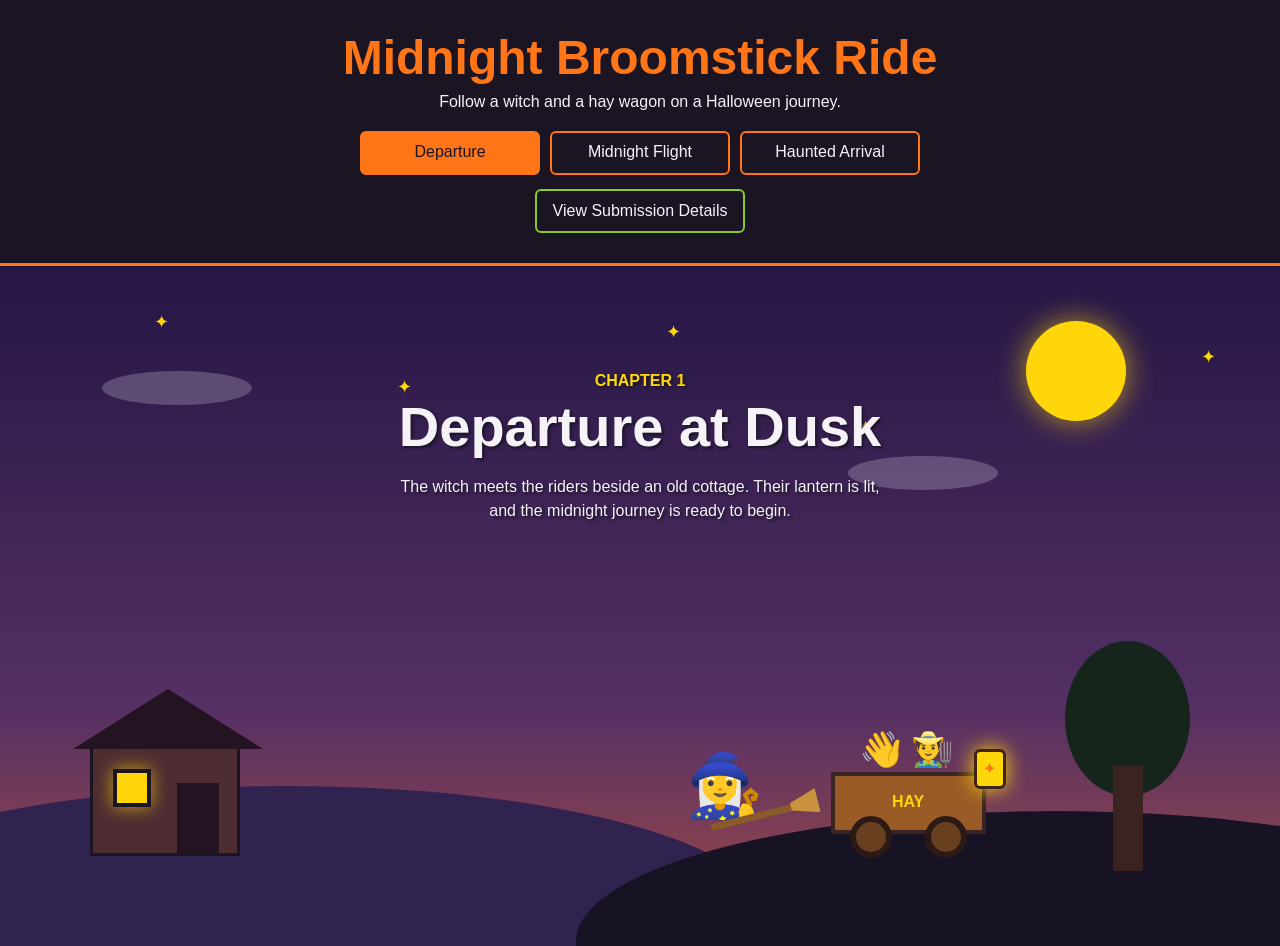
<file: index.html>
<!DOCTYPE html>
<html lang="en">
<head>
    <meta charset="UTF-8">
    <meta name="viewport" content="width=device-width, initial-scale=1.0">
    <meta name="description" content="A CSS-only Halloween journey through three animated scenes.">
    <title>Midnight Broomstick Ride</title>
    <link rel="stylesheet" href="haunted-harvest.css">
</head>
<body>
    <!-- Darsh: Skip link helps keyboard users reach the story quickly. -->
    <a class="skip-link" href="#main-content">Skip to main content</a>

    <header class="page-header">
        <h1>Midnight Broomstick Ride</h1>
        <p>Follow a witch and a hay wagon on a Halloween journey.</p>

        <nav class="scene-nav" aria-label="Scene navigation">
            <a href="#departure">Departure</a>
            <a href="#flight">Midnight Flight</a>
            <a href="#arrival">Haunted Arrival</a>
        </nav>

        <a class="project-details-link" href="submission_Template_halloween.html">
            View Submission Details
        </a>
    </header>

    <main class="scenes" id="main-content">
        <section class="scene" id="departure" aria-labelledby="departure-title">
            <div class="sky departure-sky">
                <!-- Dusk background decorations -->
                <div class="departure-stars" aria-hidden="true">
                    <span>✦</span>
                    <span>✦</span>
                    <span>✦</span>
                    <span>✦</span>
                    <span>✦</span>
                </div>
                <div class="moon" aria-hidden="true"></div>
                <div class="cloud cloud-one" aria-hidden="true"></div>
                <div class="cloud cloud-two" aria-hidden="true"></div>

                <!-- Chapter title and short story introduction -->
                <div class="scene-message departure-message">
                    <p>Chapter 1</p>
                    <h2 id="departure-title">Departure at Dusk</h2>
                    <p>The witch meets the riders beside an old cottage. Their lantern is lit, and the midnight journey is ready to begin.</p>
                </div>

                <!-- Cottage and tree create the starting location -->
                <div class="departure-cottage" aria-hidden="true">
                    <div class="cottage-roof"></div>
                    <div class="cottage-window"></div>
                    <div class="cottage-door"></div>
                </div>

                <div class="departure-tree" aria-hidden="true">
                    <div class="tree-top"></div>
                    <div class="tree-trunk"></div>
                </div>

                <!-- The witch and wagon show human activity before takeoff -->
                <div class="departure-characters" aria-hidden="true">
                    <div class="waiting-witch">🧙‍♀️</div>
                    <div class="waiting-broom"></div>

                    <div class="hay-wagon">
                        <div class="wagon-riders">👋 🧑‍🌾</div>
                        <div class="wagon-hay">HAY</div>
                        <div class="wagon-wheel wheel-left"></div>
                        <div class="wagon-wheel wheel-right"></div>
                    </div>

                    <div class="departure-lantern">✦</div>
                </div>

                <div class="hill hill-back" aria-hidden="true"></div>
                <div class="hill hill-front" aria-hidden="true"></div>
            </div>
        </section>

        <section class="scene" id="flight" aria-labelledby="flight-title">
            <div class="sky flight-sky">
                <!-- Ryan: Stars, moon, and clouds create the midnight background. -->
                <div class="flight-stars" aria-hidden="true">
                    <span>✦</span>
                    <span>✦</span>
                    <span>✦</span>
                    <span>✦</span>
                    <span>✦</span>
                </div>

                <div class="moon full-moon" aria-hidden="true"></div>
                <div class="cloud cloud-one" aria-hidden="true"></div>
                <div class="cloud cloud-two" aria-hidden="true"></div>

                <!-- Ryan: Chapter title and story description. -->
                <div class="scene-message flight-message">
                    <p>Chapter 2</p>
                    <h2 id="flight-title">Across the Midnight Sky</h2>
                    <p>The witch guides the waving riders through the clouds while owls follow their journey.</p>
                </div>

                <!-- Ryan: Main characters and moving vehicle. -->
                <div class="flight-action" aria-hidden="true">
                    <div class="flight-witch">
                        <span class="witch-character">🧙‍♀️</span>
                        <span class="witch-broom"></span>
                    </div>

                    <div class="flight-wagon">
                        <div class="flight-riders">👋 🧑‍🌾</div>
                        <div class="flight-wagon-body">HAY</div>
                        <div class="flight-wheel flight-wheel-left"></div>
                        <div class="flight-wheel flight-wheel-right"></div>
                    </div>

                    <!-- Ryan: Owls will receive movement in the environment task. -->
                    <span class="flight-owl owl-one">🦉</span>
                    <span class="flight-owl owl-two">🦉</span>

                    <!-- Ryan: Sparks will receive movement in the environment task. -->
                    <div class="flight-sparks">
                        <span>✦</span>
                        <span>✦</span>
                        <span>✦</span>
                    </div>
                </div>

                <!-- Ryan: Trees move below the travelers to show forward motion. -->
                <div class="flight-trees" aria-hidden="true">
                    <span class="flight-tree tree-one">🌲</span>
                    <span class="flight-tree tree-two">🌲</span>
                    <span class="flight-tree tree-three">🌲</span>
                    <span class="flight-tree tree-four">🌲</span>
                </div>

                <!-- Ryan: Hills create depth below the flying characters. -->
                <div class="hill hill-back" aria-hidden="true"></div>
                <div class="hill hill-front" aria-hidden="true"></div>

                <!-- Ryan: CSS-only link continues the story to the final chapter. -->
                <a class="next-scene-link" href="#arrival">
                    Continue to Haunted Arrival
                </a>
            </div>
        </section>

        <section class="scene" id="arrival" aria-labelledby="arrival-title">
            <div class="sky arrival-sky">
                <!-- Stars and clouds finish the nighttime journey -->
                <div class="arrival-stars" aria-hidden="true">
                    <span>✦</span>
                    <span>✦</span>
                    <span>✦</span>
                    <span>✦</span>
                </div>
                <div class="moon small-moon" aria-hidden="true"></div>
                <div class="cloud cloud-one" aria-hidden="true"></div>
                <div class="cloud cloud-two" aria-hidden="true"></div>

                <!-- Final chapter message -->
                <div class="scene-message arrival-message">
                    <p>Chapter 3</p>
                    <h2 id="arrival-title">Haunted Arrival</h2>
                    <p>The riders land beside a glowing haunted house. Friendly ghosts and jack-o'-lanterns welcome them to the Halloween gathering.</p>
                </div>

                <!-- Haunted house is the final destination -->
                <div class="haunted-house" aria-hidden="true">
                    <div class="haunted-roof"></div>
                    <div class="haunted-window window-left"></div>
                    <div class="haunted-window window-right"></div>
                    <div class="haunted-door"></div>
                </div>

                <!-- Graveyard details add to the Halloween setting -->
                <div class="arrival-graveyard" aria-hidden="true">
                    <div class="gravestone grave-one">RIP</div>
                    <div class="gravestone grave-two">RIP</div>
                    <div class="arrival-pumpkins">🎃 🎃 🎃</div>
                </div>

                <!-- The group has reached the gathering -->
                <div class="arrival-group" aria-hidden="true">
                    <span class="arrived-witch">🧙‍♀️</span>
                    <span class="arrived-riders">👋 🧑‍🌾</span>
                    <span class="welcome-ghost">👻</span>
                </div>

                <div class="arrival-ground" aria-hidden="true"></div>
            </div>
        </section>
    </main>

</body>
</html>
</file>
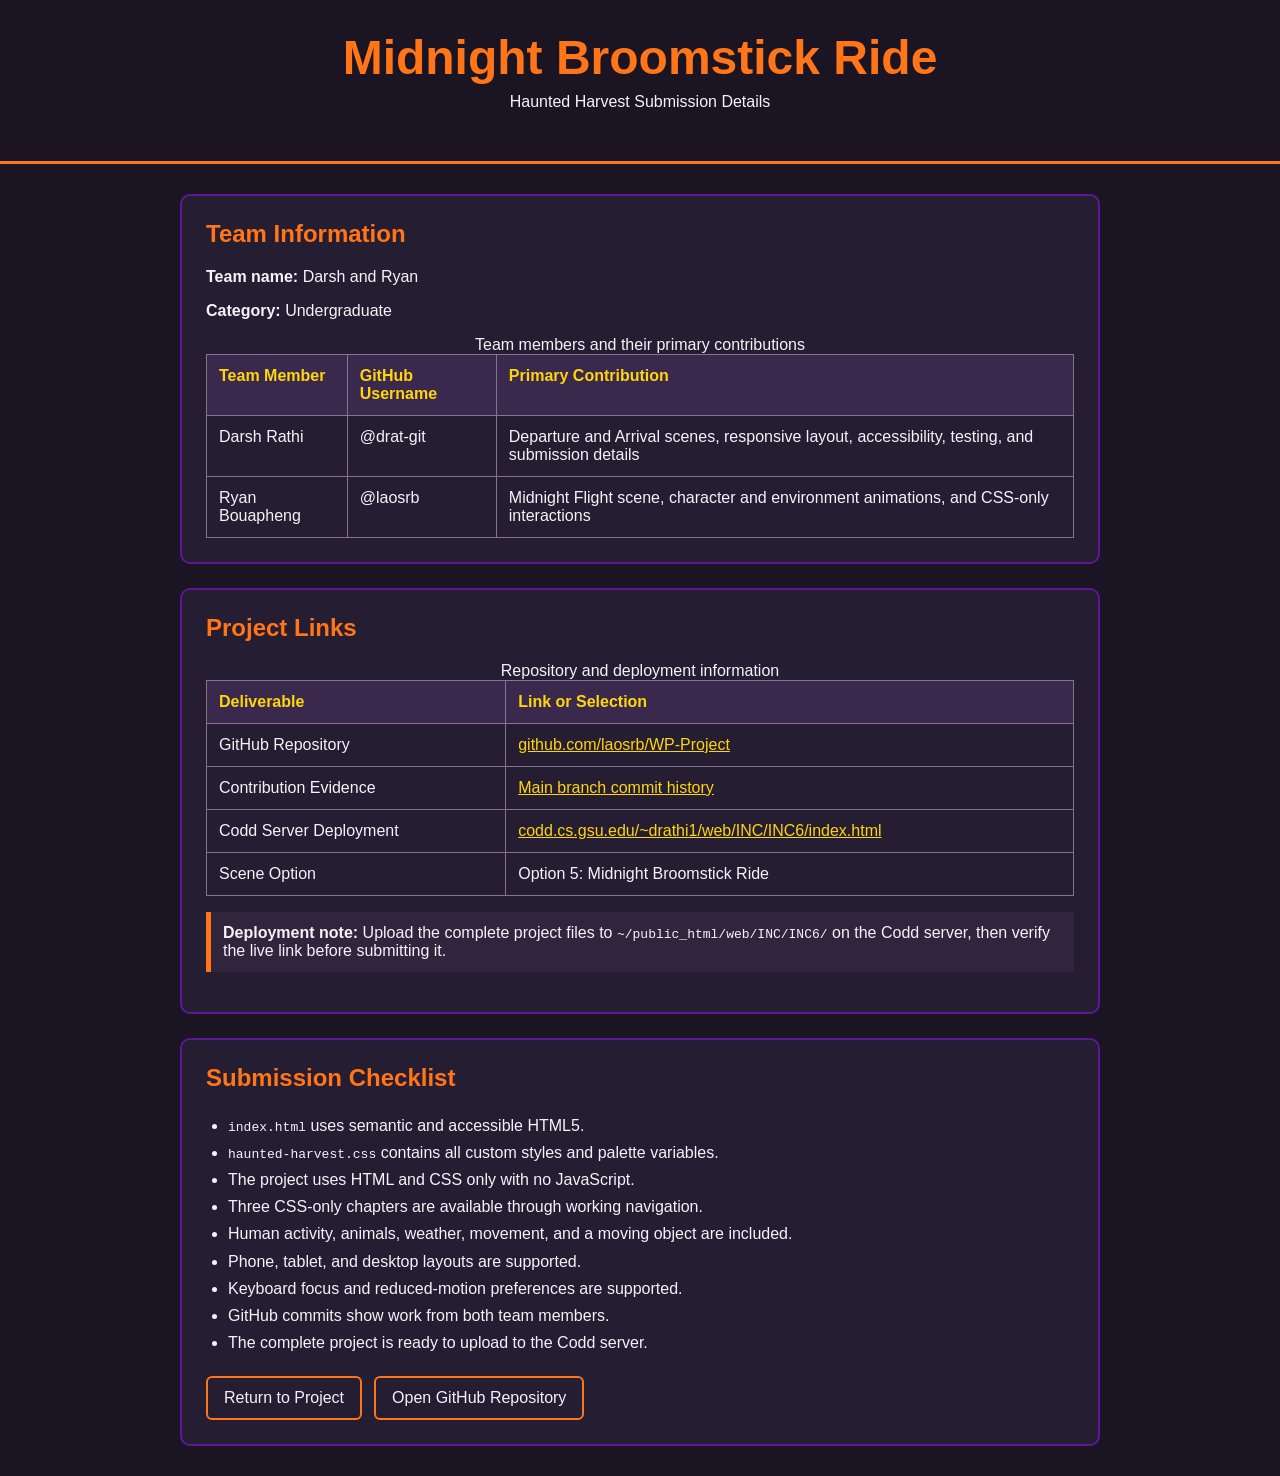
<file: submission_Template_halloween.html>
<!DOCTYPE html>
<html lang="en">
<head>
    <meta charset="UTF-8">
    <meta name="viewport" content="width=device-width, initial-scale=1.0">
    <meta name="description" content="Submission details for the Midnight Broomstick Ride project.">
    <title>Midnight Broomstick Ride Submission</title>
    <link rel="stylesheet" href="haunted-harvest.css">
</head>
<body>
    <!-- Darsh: Skip link gives keyboard users direct access to the details. -->
    <a class="skip-link" href="#submission-content">Skip to submission details</a>

    <header class="page-header">
        <h1>Midnight Broomstick Ride</h1>
        <p>Haunted Harvest Submission Details</p>
    </header>

    <main class="submission-main" id="submission-content">
        <!-- Darsh: Team members and contributions. -->
        <section class="submission-card" aria-labelledby="team-title">
            <h2 id="team-title">Team Information</h2>
            <p><strong>Team name:</strong> Darsh and Ryan</p>
            <p><strong>Category:</strong> Undergraduate</p>

            <div class="table-wrap">
                <table class="submission-table">
                    <caption>Team members and their primary contributions</caption>
                    <thead>
                        <tr>
                            <th scope="col">Team Member</th>
                            <th scope="col">GitHub Username</th>
                            <th scope="col">Primary Contribution</th>
                        </tr>
                    </thead>
                    <tbody>
                        <tr>
                            <td data-label="Team Member">Darsh Rathi</td>
                            <td data-label="GitHub Username">@drat-git</td>
                            <td data-label="Primary Contribution">Departure and Arrival scenes, responsive layout, accessibility, testing, and submission details</td>
                        </tr>
                        <tr>
                            <td data-label="Team Member">Ryan Bouapheng</td>
                            <td data-label="GitHub Username">@laosrb</td>
                            <td data-label="Primary Contribution">Midnight Flight scene, character and environment animations, and CSS-only interactions</td>
                        </tr>
                    </tbody>
                </table>
            </div>
        </section>

        <!-- Darsh: Repository, evidence, and deployment links. -->
        <section class="submission-card" aria-labelledby="links-title">
            <h2 id="links-title">Project Links</h2>

            <div class="table-wrap">
                <table class="submission-table">
                    <caption>Repository and deployment information</caption>
                    <thead>
                        <tr>
                            <th scope="col">Deliverable</th>
                            <th scope="col">Link or Selection</th>
                        </tr>
                    </thead>
                    <tbody>
                        <tr>
                            <td data-label="Deliverable">GitHub Repository</td>
                            <td data-label="Link or Selection"><a href="https://github.com/laosrb/WP-Project">github.com/laosrb/WP-Project</a></td>
                        </tr>
                        <tr>
                            <td data-label="Deliverable">Contribution Evidence</td>
                            <td data-label="Link or Selection"><a href="https://github.com/laosrb/WP-Project/commits/main/">Main branch commit history</a></td>
                        </tr>
                        <tr>
                            <td data-label="Deliverable">Codd Server Deployment</td>
                            <td data-label="Link or Selection"><a href="https://codd.cs.gsu.edu/~drathi1/web/INC/INC6/index.html">codd.cs.gsu.edu/~drathi1/web/INC/INC6/index.html</a></td>
                        </tr>
                        <tr>
                            <td data-label="Deliverable">Scene Option</td>
                            <td data-label="Link or Selection">Option 5: Midnight Broomstick Ride</td>
                        </tr>
                    </tbody>
                </table>
            </div>

            <p class="submission-note"><strong>Deployment note:</strong> Upload the complete project files to <code>~/public_html/web/INC/INC6/</code> on the Codd server, then verify the live link before submitting it.</p>
        </section>

        <!-- Darsh: Final file and rubric checklist. -->
        <section class="submission-card" aria-labelledby="checklist-title">
            <h2 id="checklist-title">Submission Checklist</h2>
            <ul class="submission-checklist">
                <li><code>index.html</code> uses semantic and accessible HTML5.</li>
                <li><code>haunted-harvest.css</code> contains all custom styles and palette variables.</li>
                <li>The project uses HTML and CSS only with no JavaScript.</li>
                <li>Three CSS-only chapters are available through working navigation.</li>
                <li>Human activity, animals, weather, movement, and a moving object are included.</li>
                <li>Phone, tablet, and desktop layouts are supported.</li>
                <li>Keyboard focus and reduced-motion preferences are supported.</li>
                <li>GitHub commits show work from both team members.</li>
                <li>The complete project is ready to upload to the Codd server.</li>
            </ul>

            <div class="submission-actions">
                <a href="index.html">Return to Project</a>
                <a href="https://github.com/laosrb/WP-Project">Open GitHub Repository</a>
            </div>
        </section>
    </main>
</body>
</html>
</file>
<file: haunted-harvest.css>
/* Halloween color palette */
:root {
    --pumpkin: #ff7518;
    --candy-purple: #5a189a;
    --spider-black: #1a1423;
    --slime-green: #8ac926;
    --ghost-white: #f6f2f8;
    --candle-glow: #ffd60a;
    --night-blue: #151a3a;
    --hill-back: #30234f;
    --hill-front: #171325;
}

* {
    box-sizing: border-box;
}

html {
    scroll-behavior: smooth;
}

body {
    margin: 0;
    background-color: var(--spider-black);
    color: var(--ghost-white);
    font-family: Arial, Helvetica, sans-serif;
}

.page-header {
    padding: 24px 16px;
    text-align: center;
    background-color: var(--spider-black);
    border-bottom: 3px solid var(--pumpkin);
}

.page-header h1 {
    margin: 0 0 8px;
    color: var(--pumpkin);
}

.page-header p {
    margin: 0 0 20px;
}

.scene-nav {
    display: flex;
    flex-wrap: wrap;
    justify-content: center;
    gap: 10px;
}

.scene-nav a {
    padding: 10px 14px;
    border: 2px solid var(--pumpkin);
    border-radius: 6px;
    color: var(--ghost-white);
    text-decoration: none;
}

.scene-nav a:hover,
.scene-nav a:focus {
    background-color: var(--pumpkin);
    color: var(--spider-black);
}

.scene-nav a:focus-visible {
    outline: 3px solid var(--candle-glow);
    outline-offset: 3px;
}

/* CSS-only scene switching from the assignment starter code */
.scene {
    display: none;
}

.scenes:not(:has(.scene:target)) .scene:first-child {
    display: block;
}

.scene:target {
    display: block;
}

.sky {
    position: relative;
    min-height: 65vh;
    overflow: hidden;
    background: linear-gradient(#241645, var(--night-blue) 65%, #3f285f);
}

.flight-sky {
    background: linear-gradient(#0b102b, #25194b 70%, #4a2b63);
}

.arrival-sky {
    background: linear-gradient(#30184f, #a13e42 70%, var(--pumpkin));
}

.moon {
    position: absolute;
    top: 55px;
    right: 12%;
    width: 100px;
    height: 100px;
    border-radius: 50%;
    background-color: var(--candle-glow);
    box-shadow: 0 0 30px rgba(255, 214, 10, 0.65);
}

.full-moon {
    width: 125px;
    height: 125px;
}

.small-moon {
    width: 75px;
    height: 75px;
}

.cloud {
    position: absolute;
    width: 150px;
    height: 34px;
    border-radius: 50%;
    background-color: rgba(246, 242, 248, 0.22);
}

.cloud-one {
    top: 105px;
    left: 8%;
}

.cloud-two {
    top: 190px;
    right: 22%;
}

.scene-message {
    position: relative;
    z-index: 4;
    width: min(520px, 86%);
    margin: 0 auto;
    padding-top: 165px;
    text-align: center;
    text-shadow: 2px 2px 3px var(--spider-black);
}

.scene-message p:first-child {
    margin-bottom: 4px;
    color: var(--candle-glow);
    font-weight: bold;
    text-transform: uppercase;
}

.scene-message h2 {
    margin: 0 0 12px;
    font-size: clamp(2rem, 7vw, 3.5rem);
}

.hill {
    position: absolute;
    bottom: -100px;
    width: 75%;
    height: 260px;
    border-radius: 50% 50% 0 0;
}

.hill-back {
    left: -15%;
    background-color: var(--hill-back);
}

.hill-front {
    right: -20%;
    bottom: -125px;
    background-color: var(--hill-front);
}

/* Departure scene background */
.departure-sky {
    min-height: 680px;
    background: linear-gradient(#241645, #553064 65%, #a54b45);
}

.departure-stars span {
    position: absolute;
    color: var(--candle-glow);
    font-size: 18px;
}

.departure-stars span:nth-child(1) {
    top: 45px;
    left: 12%;
}

.departure-stars span:nth-child(2) {
    top: 110px;
    left: 31%;
}

.departure-stars span:nth-child(3) {
    top: 55px;
    left: 52%;
}

.departure-stars span:nth-child(4) {
    top: 150px;
    left: 67%;
}

.departure-stars span:nth-child(5) {
    top: 80px;
    right: 5%;
}

.departure-message {
    padding-top: 120px;
}

/* Small cottage beside the departure path */
.departure-cottage {
    position: absolute;
    z-index: 2;
    bottom: 90px;
    left: 7%;
    width: 150px;
    height: 115px;
    background-color: #4d2c32;
    border: 3px solid var(--spider-black);
}

.cottage-roof {
    position: absolute;
    top: -55px;
    left: -20px;
    width: 0;
    height: 0;
    border-left: 95px solid transparent;
    border-right: 95px solid transparent;
    border-bottom: 60px solid #241421;
}

.cottage-window {
    position: absolute;
    top: 25px;
    left: 20px;
    width: 38px;
    height: 38px;
    background-color: var(--candle-glow);
    border: 4px solid var(--spider-black);
    box-shadow: 0 0 18px rgba(255, 214, 10, 0.7);
}

.cottage-door {
    position: absolute;
    right: 18px;
    bottom: 0;
    width: 42px;
    height: 70px;
    background-color: #241421;
}

/* Simple tree made with CSS shapes */
.departure-tree {
    position: absolute;
    z-index: 2;
    right: 7%;
    bottom: 75px;
    width: 125px;
    height: 230px;
}

.tree-top {
    position: absolute;
    width: 125px;
    height: 155px;
    border-radius: 50%;
    background-color: #15251b;
}

.tree-trunk {
    position: absolute;
    right: 47px;
    bottom: 0;
    width: 30px;
    height: 105px;
    background-color: #3a2421;
}

/* Characters and wagon waiting to begin the ride */
.departure-characters {
    position: absolute;
    z-index: 4;
    right: 23%;
    bottom: 92px;
    width: 300px;
    height: 135px;
}

.waiting-witch {
    position: absolute;
    left: 0;
    bottom: 32px;
    font-size: 62px;
}

.waiting-broom {
    position: absolute;
    left: 24px;
    bottom: 34px;
    width: 92px;
    height: 7px;
    background-color: #8a5a2b;
    transform: rotate(-14deg);
}

.waiting-broom::after {
    content: "";
    position: absolute;
    right: -18px;
    top: -10px;
    width: 28px;
    height: 25px;
    background-color: #c8923e;
    clip-path: polygon(0 35%, 100% 0, 100% 100%, 0 65%);
}

.hay-wagon {
    position: absolute;
    right: 0;
    bottom: 20px;
    width: 155px;
    height: 62px;
    border: 4px solid #3a2421;
    background-color: #9a5b27;
}

.wagon-riders {
    position: absolute;
    top: -47px;
    left: 25px;
    font-size: 34px;
}

.wagon-hay {
    padding-top: 17px;
    color: var(--candle-glow);
    font-weight: bold;
    text-align: center;
}

.wagon-wheel {
    position: absolute;
    bottom: -28px;
    width: 42px;
    height: 42px;
    border: 6px solid #2b1a16;
    border-radius: 50%;
    background-color: #68401f;
}

.wheel-left {
    left: 15px;
}

.wheel-right {
    right: 15px;
}

.departure-lantern {
    position: absolute;
    right: -20px;
    bottom: 65px;
    width: 32px;
    height: 40px;
    padding-top: 7px;
    border: 3px solid #402517;
    border-radius: 6px;
    background-color: var(--candle-glow);
    color: var(--pumpkin);
    text-align: center;
    box-shadow: 0 0 20px var(--candle-glow);
    animation: departure-glow 2s ease-in-out infinite;
}

/* The lantern gently changes brightness. */
@keyframes departure-glow {
    0%, 100% {
        opacity: 1;
    }

    50% {
        opacity: 0.7;
    }
}

/* Haunted Arrival scene */
.arrival-sky {
    min-height: 680px;
    background: linear-gradient(#150f35, #3c245d 68%, #72334e);
}

.arrival-stars span {
    position: absolute;
    color: var(--candle-glow);
    font-size: 18px;
}

.arrival-stars span:nth-child(1) {
    top: 55px;
    left: 10%;
}

.arrival-stars span:nth-child(2) {
    top: 125px;
    left: 36%;
}

.arrival-stars span:nth-child(3) {
    top: 75px;
    right: 35%;
}

.arrival-stars span:nth-child(4) {
    top: 145px;
    right: 8%;
}

.arrival-message {
    padding-top: 105px;
}

/* Simple haunted house made with CSS shapes */
.haunted-house {
    position: absolute;
    z-index: 3;
    bottom: 75px;
    left: 8%;
    width: 230px;
    height: 190px;
    border: 5px solid #17101f;
    background-color: #382640;
}

.haunted-roof {
    position: absolute;
    top: -82px;
    left: -30px;
    width: 0;
    height: 0;
    border-left: 140px solid transparent;
    border-right: 140px solid transparent;
    border-bottom: 88px solid #17101f;
}

.haunted-window {
    position: absolute;
    top: 35px;
    width: 48px;
    height: 55px;
    border: 5px solid #17101f;
    background-color: var(--candle-glow);
    box-shadow: 0 0 16px rgba(255, 214, 10, 0.7);
}

.window-left {
    left: 28px;
}

.window-right {
    right: 28px;
}

.haunted-door {
    position: absolute;
    bottom: 0;
    left: 88px;
    width: 55px;
    height: 85px;
    border: 4px solid #17101f;
    border-bottom: 0;
    border-radius: 28px 28px 0 0;
    background-color: #24152b;
}

.haunted-door::after {
    content: "";
    position: absolute;
    top: 42px;
    right: 8px;
    width: 7px;
    height: 7px;
    border-radius: 50%;
    background-color: var(--candle-glow);
}

/* Gravestones and pumpkins decorate the yard */
.arrival-graveyard {
    position: absolute;
    z-index: 4;
    right: 7%;
    bottom: 80px;
    width: 280px;
    height: 135px;
}

.gravestone {
    position: absolute;
    bottom: 0;
    width: 70px;
    height: 88px;
    padding-top: 30px;
    border-radius: 35px 35px 5px 5px;
    background-color: #777184;
    color: #282331;
    font-weight: bold;
    text-align: center;
}

.grave-one {
    right: 20px;
}

.grave-two {
    right: 105px;
    height: 72px;
}

.arrival-pumpkins {
    position: absolute;
    right: 0;
    bottom: -5px;
    font-size: 34px;
}

/* Arriving travelers and their ghost host */
.arrival-group {
    position: absolute;
    z-index: 5;
    bottom: 80px;
    left: 42%;
    width: 260px;
    height: 120px;
}

.arrived-witch {
    position: absolute;
    left: 0;
    bottom: 0;
    font-size: 60px;
}

.arrived-riders {
    position: absolute;
    left: 85px;
    bottom: 5px;
    font-size: 42px;
}

.welcome-ghost {
    position: absolute;
    right: 0;
    top: 0;
    font-size: 55px;
    animation: ghost-float 3s ease-in-out infinite;
}

.arrival-ground {
    position: absolute;
    bottom: 0;
    width: 100%;
    height: 115px;
    background-color: #171325;
}

/* The welcoming ghost slowly floats up and down. */
@keyframes ghost-float {
    0%, 100% {
        transform: translateY(0);
    }

    50% {
        transform: translateY(-18px);
    }
}

@media (min-width: 700px) {
    .page-header {
        padding: 30px 20px;
    }

    .scene-message {
        padding-top: 185px;
    }

    .departure-message {
        padding-top: 90px;
    }

    .arrival-message {
        padding-top: 80px;
    }
}

/* Keep the departure scene readable on small screens. */
@media (max-width: 699px) {
    .departure-cottage {
        left: 3%;
        transform: scale(0.8);
        transform-origin: bottom left;
    }

    .departure-tree {
        right: 0;
        transform: scale(0.75);
        transform-origin: bottom right;
    }

    .departure-characters {
        right: 5%;
        transform: scale(0.78);
        transform-origin: bottom right;
    }

    .haunted-house {
        left: 2%;
        transform: scale(0.72);
        transform-origin: bottom left;
    }

    .arrival-group {
        left: 30%;
        transform: scale(0.75);
        transform-origin: bottom center;
    }

    .arrival-graveyard {
        right: 0;
        transform: scale(0.65);
        transform-origin: bottom right;
    }
}

/* Limit movement for users who prefer reduced motion. */
@media (prefers-reduced-motion: reduce) {
    *,
    *::before,
    *::after {
        animation-duration: 0.01ms !important;
        animation-iteration-count: 1 !important;
        scroll-behavior: auto !important;
        transition-duration: 0.01ms !important;
    }
}

/* Task 3: Shared responsive layout */
.page-header h1 {
    font-size: clamp(1.8rem, 6vw, 3rem);
}

.page-header > p {
    max-width: 650px;
    margin-right: auto;
    margin-left: auto;
}

.scene-nav a {
    min-height: 44px;
    flex: 0 1 180px;
}

.scene-message {
    padding-right: 16px;
    padding-left: 16px;
}

.scene-message p:last-child {
    max-width: 580px;
    margin-right: auto;
    margin-left: auto;
    line-height: 1.5;
}

/* Phone layout */
@media (max-width: 699px) {
    .page-header {
        padding: 18px 12px;
    }

    .page-header p {
        margin-bottom: 14px;
        font-size: 0.95rem;
    }

    .scene-nav {
        gap: 8px;
    }

    .scene-nav a {
        flex: 1 1 125px;
        padding: 10px 8px;
    }

    .departure-sky,
    .flight-sky,
    .arrival-sky {
        min-height: 720px;
    }

    .moon {
        top: 42px;
        right: 6%;
        width: 78px;
        height: 78px;
    }

    .full-moon {
        width: 95px;
        height: 95px;
    }

    .cloud {
        width: 110px;
        height: 28px;
    }

    .cloud-one {
        top: 90px;
        left: 3%;
    }

    .cloud-two {
        top: 175px;
        right: 8%;
    }

    .scene-message,
    .departure-message,
    .arrival-message {
        width: 94%;
        padding-top: 115px;
    }

    .scene-message h2 {
        font-size: clamp(1.9rem, 9vw, 2.7rem);
    }

    .scene-message p:last-child {
        font-size: 0.95rem;
    }

    .hill {
        width: 90%;
        height: 230px;
    }

    .departure-cottage {
        bottom: 85px;
        transform: scale(0.7);
    }

    .departure-tree {
        bottom: 70px;
        transform: scale(0.65);
    }

    .departure-characters {
        right: 1%;
        bottom: 82px;
        transform: scale(0.68);
    }

    .haunted-house {
        bottom: 78px;
        transform: scale(0.68);
    }

    .arrival-group {
        left: 28%;
        bottom: 185px;
        transform: scale(0.68);
    }

    .arrival-graveyard {
        bottom: 70px;
        transform: scale(0.58);
    }
}

/* Extra adjustments for narrow phones */
@media (max-width: 420px) {
    .scene-nav a {
        flex-basis: 100%;
    }

    .departure-sky,
    .flight-sky,
    .arrival-sky {
        min-height: 760px;
    }

    .departure-cottage {
        left: 0;
        transform: scale(0.62);
    }

    .departure-tree {
        transform: scale(0.58);
    }

    .departure-characters {
        transform: scale(0.6);
    }

    .haunted-house {
        left: 0;
        transform: scale(0.6);
    }

    .arrival-group {
        left: 20%;
        bottom: 200px;
        transform: scale(0.6);
    }

    .arrival-graveyard {
        transform: scale(0.52);
    }
}

/* Tablet layout */
@media (min-width: 700px) and (max-width: 999px) {
    .departure-sky,
    .flight-sky,
    .arrival-sky {
        min-height: 700px;
    }

    .departure-cottage,
    .departure-tree,
    .departure-characters {
        transform: scale(0.88);
    }

    .departure-cottage,
    .departure-tree {
        transform-origin: bottom center;
    }

    .departure-characters {
        right: 12%;
        transform-origin: bottom right;
    }

    .haunted-house {
        left: 3%;
        transform: scale(0.82);
        transform-origin: bottom left;
    }

    .arrival-group {
        left: 37%;
        transform: scale(0.82);
        transform-origin: bottom center;
    }

    .arrival-graveyard {
        right: 1%;
        transform: scale(0.75);
        transform-origin: bottom right;
    }
}

/* Desktop layout */
@media (min-width: 1000px) {
    .departure-sky,
    .flight-sky,
    .arrival-sky {
        min-height: 680px;
    }

    .scene-message {
        max-width: 650px;
    }
}

/* Ryan: Midnight Flight scene. */
.flight-sky {
    min-height: 680px;
    background: linear-gradient(#080d27, #25194b 68%, #4a2b63);
}

.flight-stars span {
    position: absolute;
    color: var(--candle-glow);
    font-size: 18px;
}

.flight-stars span:nth-child(1) {
    top: 50px;
    left: 8%;
}

.flight-stars span:nth-child(2) {
    top: 125px;
    left: 26%;
}

.flight-stars span:nth-child(3) {
    top: 70px;
    left: 48%;
}

.flight-stars span:nth-child(4) {
    top: 150px;
    right: 28%;
}

.flight-stars span:nth-child(5) {
    top: 85px;
    right: 7%;
}

.flight-message {
    padding-top: 100px;
}

/* Ryan: Holds the witch, wagon, owls, and sparks. */
.flight-action {
    position: absolute;
    z-index: 5;
    right: 8%;
    bottom: 145px;
    width: 700px;
    max-width: 85%;
    height: 210px;
}

/* Ryan: Witch and broom. */
.flight-witch {
    position: absolute;
    top: 20px;
    left: 5%;
    width: 175px;
    height: 90px;
}

.witch-character {
    position: absolute;
    left: 30px;
    bottom: 14px;
    font-size: 70px;
}

.witch-broom {
    position: absolute;
    left: 10px;
    bottom: 18px;
    width: 145px;
    height: 8px;
    background-color: #8a5a2b;
    transform: rotate(-8deg);
}

.witch-broom::after {
    content: "";
    position: absolute;
    right: -25px;
    top: -12px;
    width: 38px;
    height: 30px;
    background-color: #c8923e;
    clip-path: polygon(0 35%, 100% 0, 100% 100%, 0 65%);
}

/* Ryan: Flying hay wagon and riders. */
.flight-wagon {
    position: absolute;
    right: 5%;
    bottom: 18px;
    width: 190px;
    height: 80px;
}

.flight-riders {
    position: absolute;
    top: -43px;
    left: 43px;
    font-size: 40px;
}

.flight-wagon-body {
    width: 190px;
    height: 72px;
    padding-top: 22px;
    border: 5px solid #3a2421;
    background-color: #9a5b27;
    color: var(--candle-glow);
    font-weight: bold;
    text-align: center;
}

.flight-wheel {
    position: absolute;
    bottom: -22px;
    width: 45px;
    height: 45px;
    border: 6px solid #2b1a16;
    border-radius: 50%;
    background-color: #68401f;
}

.flight-wheel-left {
    left: 20px;
}

.flight-wheel-right {
    right: 20px;
}

/* Ryan: Owls fly near the travelers. */
.flight-owl {
    position: absolute;
    font-size: 40px;
}

.owl-one {
    top: 0;
    left: 45%;
}

.owl-two {
    top: 75px;
    left: 58%;
    font-size: 32px;
}

/* Ryan: Spark trail behind the broom. */
.flight-sparks {
    position: absolute;
    top: 92px;
    left: 1%;
    color: var(--candle-glow);
    font-size: 22px;
    letter-spacing: 12px;
}

/* Ryan: Keeps the Flight scene readable on small screens. */
@media (max-width: 699px) {
    .flight-message {
        padding-top: 115px;
    }

    .flight-action {
        right: 2%;
        bottom: 115px;
        max-width: 96%;
        transform: scale(0.78);
        transform-origin: bottom right;
    }

    .flight-witch {
        left: 0;
    }

    .flight-wagon {
        right: 0;
    }
}

/* Ryan: Witch and wagon movement. */
.flight-witch {
    animation: witch-flight 6s ease-in-out infinite;
}

.flight-wagon {
    animation: wagon-flight 7s ease-in-out infinite;
}

/* Ryan: The witch gently moves through the sky. */
@keyframes witch-flight {
    0%, 100% {
        transform: translate(0, 0) rotate(-2deg);
    }

    50% {
        transform: translate(45px, -24px) rotate(2deg);
    }
}

/* Ryan: The wagon follows with a slower floating motion. */
@keyframes wagon-flight {
    0%, 100% {
        transform: translate(0, 0) rotate(1deg);
    }

    50% {
        transform: translate(-35px, -18px) rotate(-2deg);
    }
}

/* Ryan: Flight environment animations. */

/* Ryan: Clouds move in opposite directions across the sky. */
.flight-sky .cloud-one {
    animation: cloud-move-right 14s linear infinite;
}

.flight-sky .cloud-two {
    animation: cloud-move-left 18s linear infinite;
}

@keyframes cloud-move-right {
    from {
        transform: translateX(-180px);
    }

    to {
        transform: translateX(85vw);
    }
}

@keyframes cloud-move-left {
    from {
        transform: translateX(180px);
    }

    to {
        transform: translateX(-85vw);
    }
}

/* Ryan: Each owl follows a slightly different flight path. */
.owl-one {
    animation: owl-flight-one 4s ease-in-out infinite;
}

.owl-two {
    animation: owl-flight-two 5s ease-in-out infinite;
}

@keyframes owl-flight-one {
    0%, 100% {
        transform: translate(0, 0) rotate(-4deg);
    }

    50% {
        transform: translate(30px, -20px) rotate(4deg);
    }
}

@keyframes owl-flight-two {
    0%, 100% {
        transform: translate(0, 0);
    }

    50% {
        transform: translate(-25px, 16px);
    }
}

/* Ryan: Sparks fade behind the witch's broom. */
.flight-sparks span {
    display: inline-block;
    animation: spark-fade 1.2s ease-out infinite;
}

.flight-sparks span:nth-child(2) {
    animation-delay: 0.3s;
}

.flight-sparks span:nth-child(3) {
    animation-delay: 0.6s;
}

@keyframes spark-fade {
    0% {
        opacity: 1;
        transform: translate(0, 0) scale(1);
    }

    100% {
        opacity: 0;
        transform: translate(-35px, 18px) scale(0.4);
    }
}

/* Ryan: Trees sit near the bottom of the Flight scene. */
.flight-trees {
    position: absolute;
    z-index: 2;
    bottom: 65px;
    left: 0;
    display: flex;
    justify-content: space-around;
    width: 100%;
    pointer-events: none;
}

.flight-tree {
    display: inline-block;
    font-size: 82px;
    transform-origin: bottom center;
    animation: tree-sway 3s ease-in-out infinite;
}

.tree-two,
.tree-four {
    animation-delay: 0.8s;
}

.tree-two {
    font-size: 66px;
}

.tree-three {
    font-size: 92px;
}

@keyframes tree-sway {
    0%, 100% {
        transform: rotate(-2deg);
    }

    50% {
        transform: rotate(3deg);
    }
}

/* Ryan: Makes the trees smaller on phones. */
@media (max-width: 699px) {
    .flight-trees {
        bottom: 55px;
    }

    .flight-tree {
        font-size: 58px;
    }

    .tree-two {
        font-size: 48px;
    }

    .tree-three {
        font-size: 65px;
    }
}

/* Ryan: Navigation and scene interactions. */

/* Ryan: Navigation buttons respond to mouse and keyboard use. */
.scene-nav a {
    transition: background-color 0.25s ease,
                color 0.25s ease,
                transform 0.25s ease;
}

.scene-nav a:hover {
    transform: translateY(-3px);
}

.scene-nav a:focus-visible {
    outline: 3px solid var(--candle-glow);
    outline-offset: 4px;
}

/* Ryan: Shows which chapter is currently open. */
body:not(:has(.scene:target)) .scene-nav a[href="#departure"],
body:has(#departure:target) .scene-nav a[href="#departure"],
body:has(#flight:target) .scene-nav a[href="#flight"],
body:has(#arrival:target) .scene-nav a[href="#arrival"] {
    background-color: var(--pumpkin);
    color: var(--spider-black);
}

/* Ryan: Continue button at the bottom of the Flight scene. */
.next-scene-link {
    position: absolute;
    z-index: 8;
    bottom: 22px;
    left: 50%;
    min-height: 44px;
    padding: 12px 18px;
    border: 2px solid var(--candle-glow);
    border-radius: 6px;
    background-color: var(--spider-black);
    color: var(--ghost-white);
    text-decoration: none;
    transform: translateX(-50%);
    transition: background-color 0.25s ease,
                color 0.25s ease,
                box-shadow 0.25s ease;
}

.next-scene-link:hover,
.next-scene-link:focus {
    background-color: var(--candle-glow);
    color: var(--spider-black);
    box-shadow: 0 0 18px var(--candle-glow);
}

.next-scene-link:focus-visible {
    outline: 3px solid var(--ghost-white);
    outline-offset: 4px;
}

/* Ryan: Small visual reactions inside the Flight scene. */
.flight-witch:hover .witch-character,
.flight-wagon:hover,
.flight-owl:hover {
    filter: drop-shadow(0 0 10px var(--candle-glow));
}

/* Ryan: Keeps the Continue button readable on phones. */
@media (max-width: 699px) {
    .next-scene-link {
        bottom: 16px;
        width: 82%;
        text-align: center;
    }
}

/* Darsh: Final accessibility and submission styles. */
.skip-link {
    position: absolute;
    z-index: 20;
    top: -60px;
    left: 12px;
    padding: 10px 14px;
    border: 3px solid var(--candle-glow);
    border-radius: 5px;
    background-color: var(--spider-black);
    color: var(--ghost-white);
}

.skip-link:focus {
    top: 12px;
}

.project-details-link {
    display: inline-block;
    min-height: 44px;
    margin-top: 14px;
    padding: 11px 16px;
    border: 2px solid var(--slime-green);
    border-radius: 6px;
    color: var(--ghost-white);
    text-decoration: none;
}

.project-details-link:hover,
.project-details-link:focus {
    background-color: var(--slime-green);
    color: var(--spider-black);
}

.project-details-link:focus-visible {
    outline: 3px solid var(--candle-glow);
    outline-offset: 4px;
}

/* Darsh: Submission page layout. */
.submission-main {
    width: min(920px, 92%);
    margin: 30px auto;
}

.submission-card {
    margin-bottom: 24px;
    padding: 24px;
    border: 2px solid var(--candy-purple);
    border-radius: 10px;
    background-color: #251d32;
}

.submission-card h2 {
    margin-top: 0;
    color: var(--pumpkin);
}

.submission-card h3 {
    color: var(--candle-glow);
}

.submission-card a {
    color: var(--candle-glow);
}

.submission-card a:hover,
.submission-card a:focus {
    color: var(--ghost-white);
}

.table-wrap {
    overflow-x: auto;
}

.submission-table {
    width: 100%;
    border-collapse: collapse;
}

.submission-table th,
.submission-table td {
    padding: 12px;
    border: 1px solid #81758f;
    text-align: left;
    vertical-align: top;
}

.submission-table th {
    background-color: #3a294d;
    color: var(--candle-glow);
}

.submission-checklist {
    padding-left: 22px;
    line-height: 1.7;
}

.submission-note {
    padding: 12px;
    border-left: 5px solid var(--pumpkin);
    background-color: #30253d;
}

.submission-actions {
    display: flex;
    flex-wrap: wrap;
    gap: 12px;
    margin-top: 20px;
}

.submission-actions a {
    min-height: 44px;
    padding: 11px 16px;
    border: 2px solid var(--pumpkin);
    border-radius: 6px;
    color: var(--ghost-white);
    text-decoration: none;
}

.submission-actions a:hover,
.submission-actions a:focus {
    background-color: var(--pumpkin);
    color: var(--spider-black);
}

.submission-actions a:focus-visible {
    outline: 3px solid var(--candle-glow);
    outline-offset: 4px;
}

/* Darsh: Submission tables stack into labeled blocks on phones. */
@media (max-width: 600px) {
    .submission-card {
        padding: 18px;
    }

    .submission-table,
    .submission-table thead,
    .submission-table tbody,
    .submission-table tr,
    .submission-table th,
    .submission-table td {
        display: block;
        width: 100%;
    }

    .submission-table thead {
        position: absolute;
        width: 1px;
        height: 1px;
        overflow: hidden;
        clip: rect(0 0 0 0);
    }

    .submission-table tr {
        margin-bottom: 16px;
        border: 1px solid #81758f;
    }

    .submission-table td {
        border: 0;
        border-bottom: 1px solid #554a61;
    }

    .submission-table td::before {
        display: block;
        margin-bottom: 4px;
        color: var(--candle-glow);
        font-weight: bold;
        content: attr(data-label);
    }
}

/* Darsh: Keeps focus indicators visible in high-contrast mode. */
@media (forced-colors: active) {
    .scene-nav a,
    .next-scene-link,
    .project-details-link,
    .submission-actions a {
        border: 2px solid ButtonText;
    }
}
</file>
